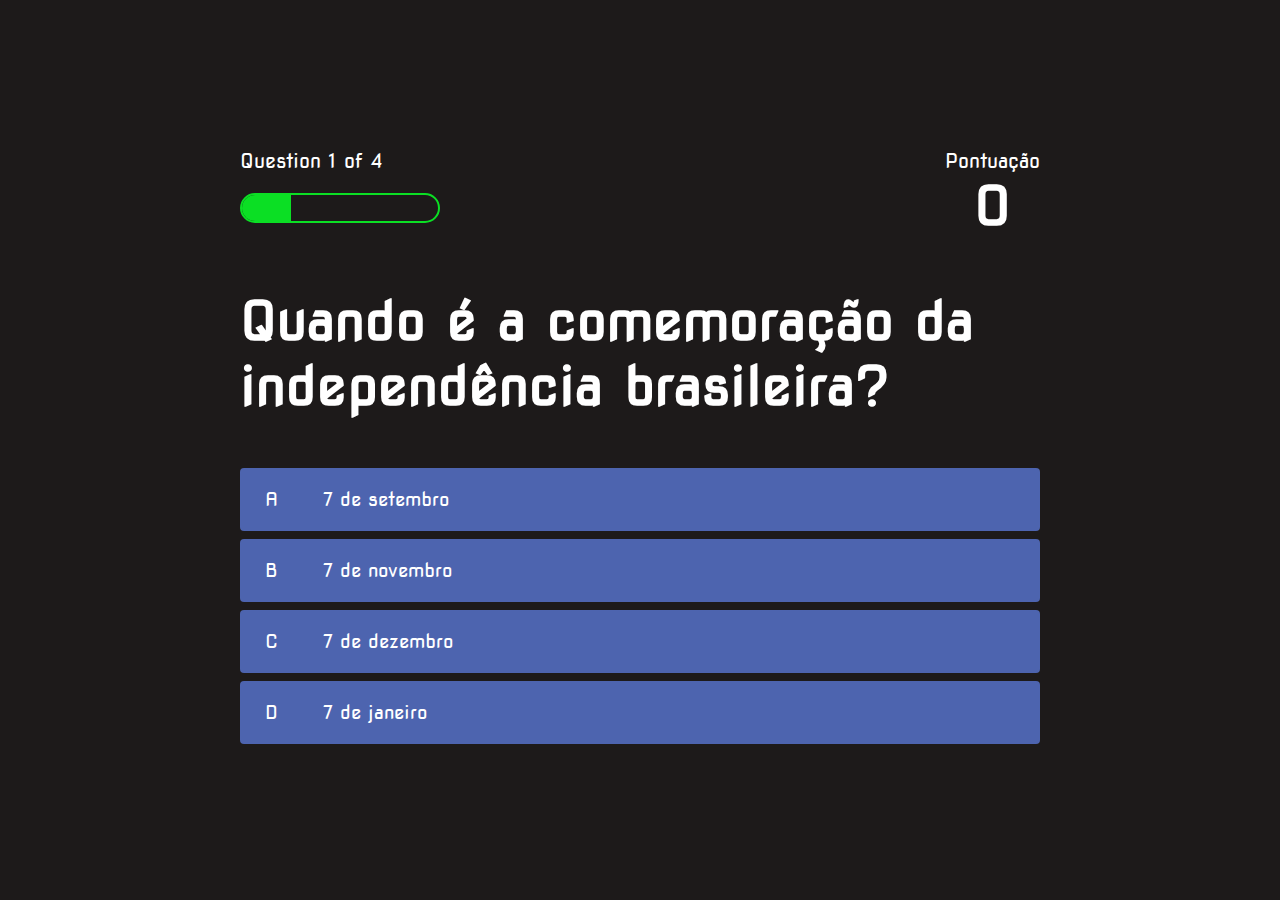
<file: game.html>
<!DOCTYPE html>
<html lang="en">
<head>
    <meta charset="UTF-8">
    <meta http-equiv="X-UA-Compatible" content="IE=edge">
    <meta name="viewport" content="width=device-width, initial-scale=1.0">
    <title>QuizzMe - Jogar</title>
    <link rel="stylesheet" href="style.css">
    <link rel="stylesheet" href="game.css">
</head>
<body>
    
    <div class="container">
        <div id="game" class="justify-center flex-column">
            <div id="hud">
                <div class="hud-item">
                    <p id="progress-text" class="hdu-prefix">
                        Pergunta
                    </p>
                    <div id="progress-bar">
                        <div id="progressBarFull"></div>
                    </div>
                </div>
                <div class="hud-item">
                    <p class="hud-prefix">
                        Pontuação
                    </p>
                    <h1 class="hud-main-text" id="score">0</h1>
                </div>
            </div>
            <h1 id="question">Qual a resposta?</h1>
            <div class="choice-container">
                <p class="choice-prefix">A</p>
                <p class="choice-text" data-number="1">Opção</p>
            </div>
            <div class="choice-container">
                <p class="choice-prefix">B</p>
                <p class="choice-text" data-number="2">Opção2</p>
            </div>
            <div class="choice-container">
                <p class="choice-prefix">C</p>
                <p class="choice-text" data-number="3">Opção3</p>
            </div>
            <div class="choice-container">
                <p class="choice-prefix">D</p>
                <p class="choice-text" data-number="4">Opção4</p>
            </div>
        </div>
    </div>

    <script src="game.js"></script>

</body>
</html>
</file>
<file: style.css>
@import url('https://fonts.googleapis.com/css2?family=Nova+Square&display=swap');

body{
	background-color: rgb(29, 26, 26);
}
*{
	box-sizing: border-box;
	margin: 0;
	padding: 0;
	font-size: 62.5%;
	font-family: 'Nova Square', cursive;
}
h1{
	font-size: 5.4rem;
	color: #fff;
	margin-bottom: 5rem;
}
h2{
	font-size: 4.2rem;
	margin-bottom: 4rem;
}

.container{
	width: 100vw;
	height: 100vh;
	display: flex;
	justify-content: center;
	align-items: center;
	max-width: 80rem;
	margin: 0 auto;
	padding: 2rem;
}
.flex-column{
	display: flex;
	flex-direction: column;
}
.flex-center{
	justify-content: center;
	align-items: center;
}
.justify-center{
	justify-content: center;
}
.text-center{
	display: none;
}
.hiddeb{
	display: none;
}

.btn{
	font-size: 2.4rem;
	padding: 2rem 0;
	width: 30rem;
	text-align: center;
	margin-bottom: 1rem;
	text-decoration: none;
	color: rgb(28, 26, 26);
	background: linear-gradient(90deg, rgb(73, 9, 175) 0%, rgb(77, 13, 197) 100%);
	border-radius: 4px;
}
.btn:hover{
	cursor: pointer;
	box-shadow: 0 0.4rem 1.4rem 0 rgba(87, 22, 172, 0.6);
	transition: transform 150ms;
	transform: scale(1.03);
}
.btn[disabled]:hover{
	cursor: not-allowed;
	box-shadow: none;
	transform: none;
}
#highscore-btn{
	background: linear-gradient(90deg, rgb(255, 247, 9) 0%, rgb(240, 221, 6) 100%);
}
#highscore-btn:hover{
	box-shadow: 0 0.4rem 1.4rem 0 rgba(255, 255, 0, 0.5);
}

.end-form-container{
	width: 100%;
	display: flex;
	flex-direction: column;
	align-items: center;
	max-width: 30rem;
}
input{
	margin-bottom: 1rem;
	width: 20rem;
	padding: 1.5rem;
	font-size: 1.8rem;
	border: none;
	box-shadow: 0 0.1rem 1.4rem 0 rgba(87, 22, 172, 0.5);
}
input::placeholder{
	color: #aaa;
}
#username{
	margin-bottom: 3rem;
	width: 100%;
	outline: none;
}
#end-text{
	font-size: 2.4rem;
	color: #fff;
	text-align: center;
}
#saveScoreBtn{
	border: none;
}
.btn i{
	margin-left: 1rem;
	font-size: 2rem;
	color: rgb(28, 26, 26);
}
</file>
<file: game.css>
body{
    color: #fff;
}

.choice-container{
    display: flex;
    margin-bottom: 0.8rem;
    width: 100%;
    border-radius: 4px;
    background: rgb(77, 100, 175);
    font-size: 3rem;
    min-width: 80rem;
}
.choice-container:hover{
    cursor: pointer;
    box-shadow: 0 0.4rem 1.4rem 0 rgba(37, 111, 223, 0.5);
    transform: scale(1.02);
    transition: transform 100ms;
}
.choice-prefix{
    padding: 2rem 2.5rem;
    color: #fff;
}
.choice-text{
    padding: 2rem;
    width: 100%;
}
.correct{
    background: linear-gradient(32deg, rgb(11, 233, 36) 0%, rgb(41, 232, 111) 100%);
}
.incorrect{
    background: linear-gradient(32deg, rgb(230, 29, 29, 1) 0%, rgb(224, 11, 11, 1) 100%);
}

#hud{
    display: flex;
    justify-content: space-between;
}
.hud-item p{
    font-size: 2rem;
}
.hud-prefix{
    text-align: center;
    font-size: 2rem;
}
.hud-main-text{
    text-align: center;
}
#progress-bar{
    width: 20rem;
    height: 3rem;
    border: 0.2rem solid rgb(11, 223, 36);
    margin-top: 2rem;
    border-radius: 50px;
    overflow: hidden;
}
#progressBarFull{
    height: 100%;
    background: rgb(11, 223, 36);
    width: 0%;
}


@media screen and (max-width: 768px){
    .choice-container{
        min-width: 40rem;
    }
}
</file>
